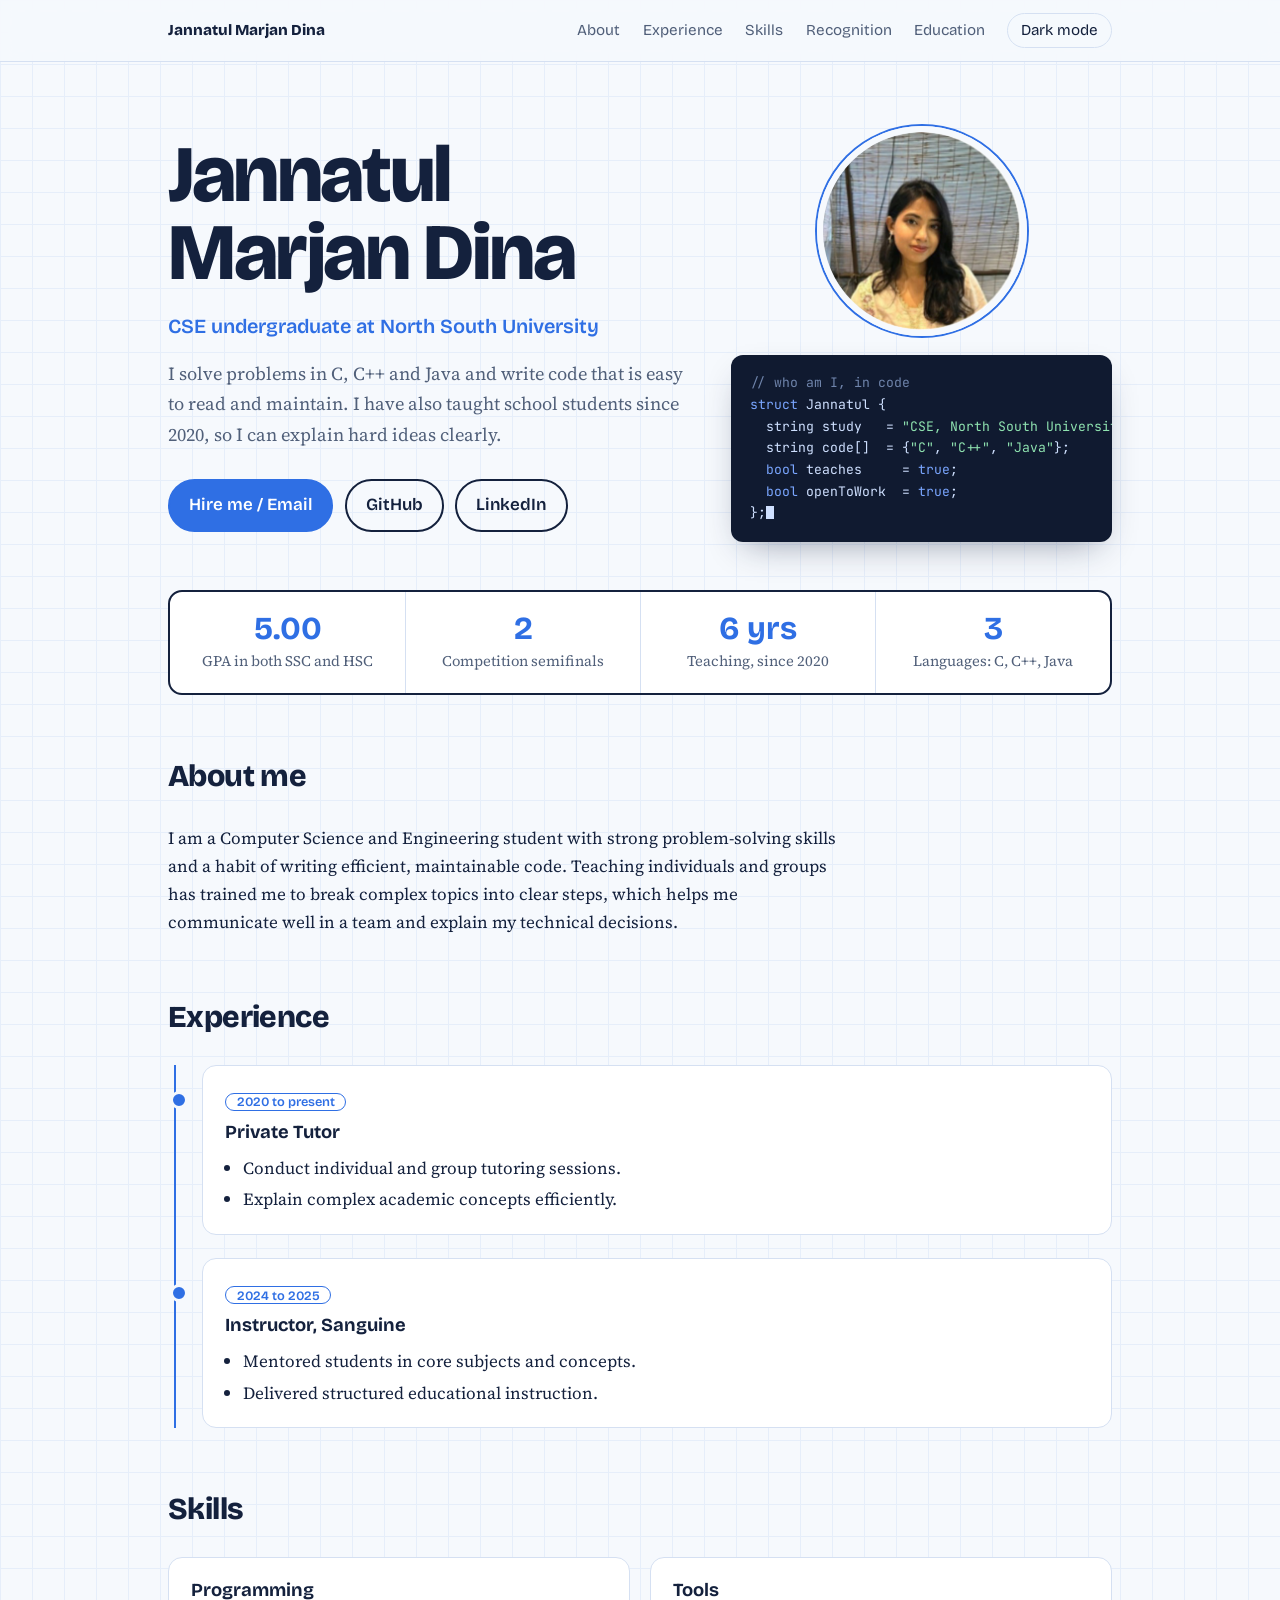
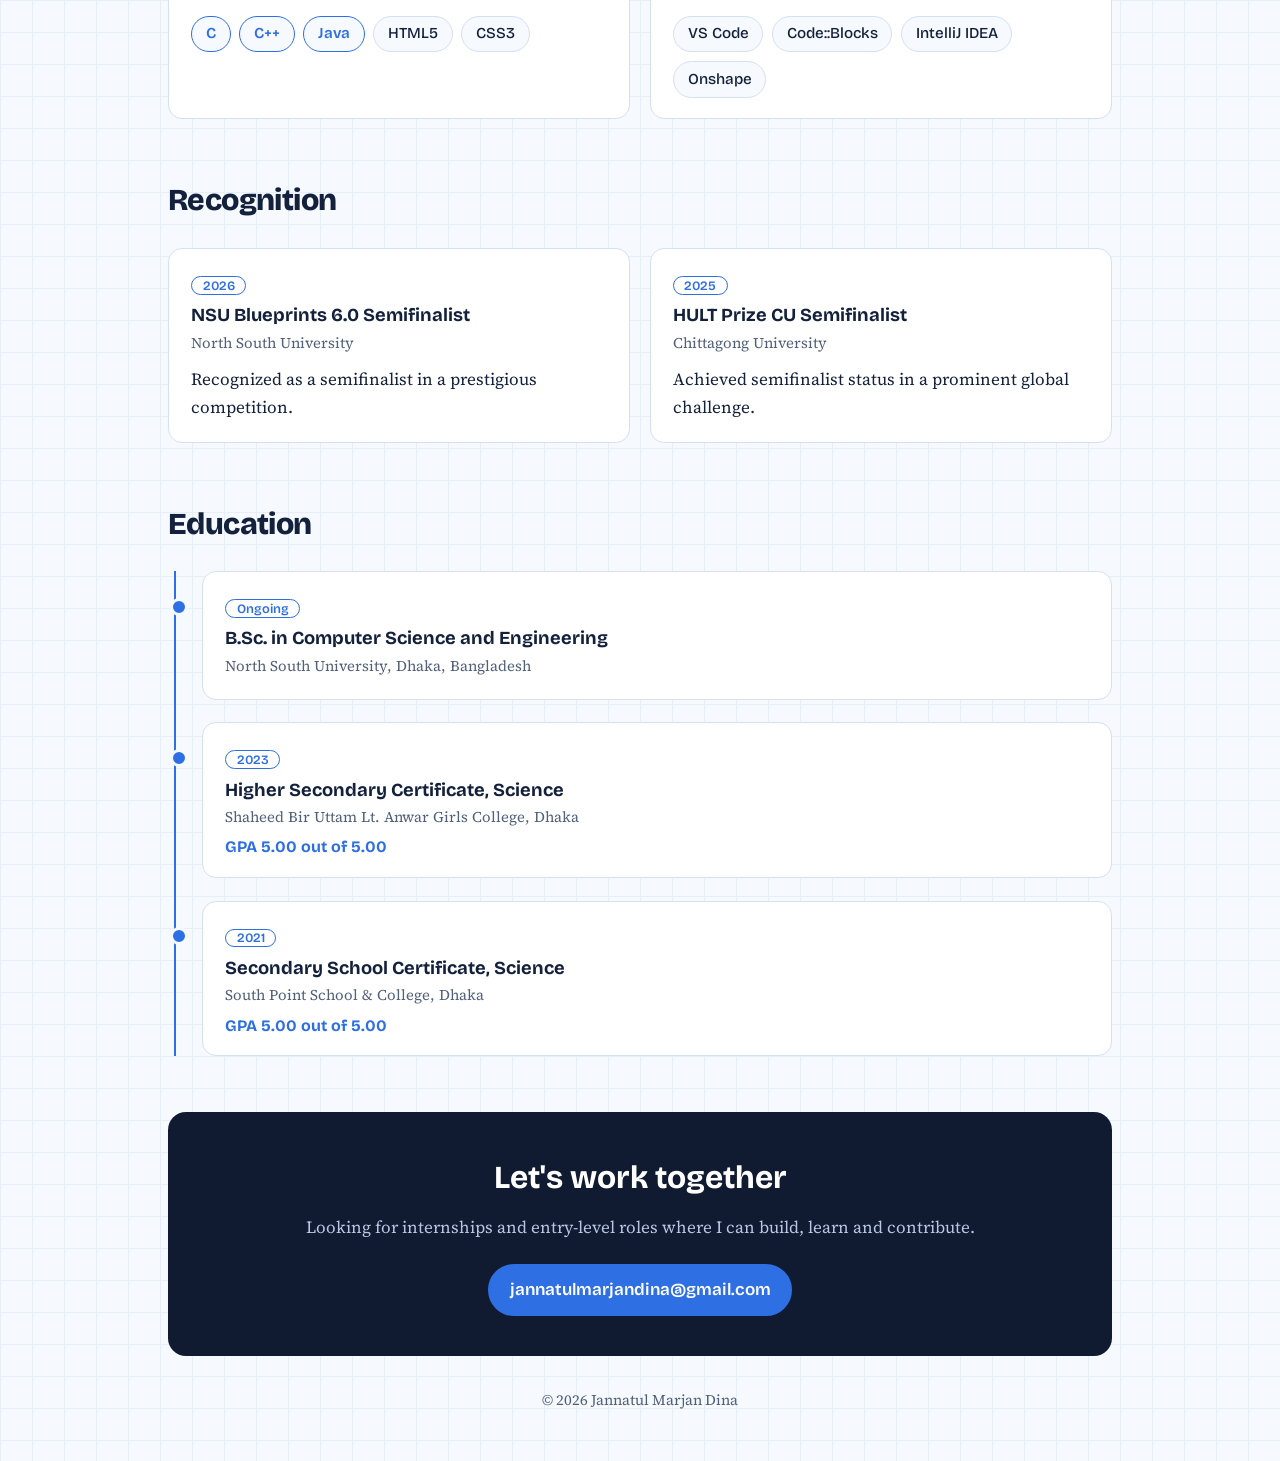
<file: index.html>
<!DOCTYPE html>
<html lang="en" data-theme="light">
<head>
<meta charset="UTF-8">
<meta name="viewport" content="width=device-width, initial-scale=1">
<title>Jannatul Marjan Dina | CSE Student, Tutor &amp; Problem Solver</title>
<meta name="description" content="Portfolio of Jannatul Marjan Dina: CSE undergraduate at North South University with C, C++ and Java skills, NSU Blueprints 6.0 and HULT Prize semifinalist, and 5+ years of teaching experience.">
<link rel="preconnect" href="https://fonts.googleapis.com">
<link rel="preconnect" href="https://fonts.gstatic.com" crossorigin>
<link href="https://fonts.googleapis.com/css2?family=Bricolage+Grotesque:wght@500;600;700;800&family=Source+Serif+4:wght@400;600&family=JetBrains+Mono:wght@400;500&display=swap" rel="stylesheet">
<link rel="stylesheet" href="style.css">
</head>
<body>
<div class="top"><div class="wrap"><nav class="nav" aria-label="Main">
<a class="logo" href="#top">Jannatul Marjan Dina</a>
<a href="#about">About</a><a href="#experience">Experience</a><a href="#skills">Skills</a><a href="#recognition">Recognition</a><a href="#education">Education</a>
<button id="theme" type="button" aria-label="Switch colour theme">Dark mode</button>
</nav></div></div>

<main class="wrap" id="top">
<header class="hero">
<div>
<h1>Jannatul Marjan Dina</h1>
<p class="role">CSE undergraduate at North South University</p>
<p class="lead">I solve problems in C, C++ and Java and write code that is easy to read and maintain. I have also taught school students since 2020, so I can explain hard ideas clearly.</p>
<div class="cta">
<a class="btn primary" href="mailto:jannatulmarjandina@gmail.com">Hire me / Email</a>
<a class="btn" href="https://github.com/marjanify35">GitHub</a>
<a class="btn" href="https://www.linkedin.com/in/jannatul-marjan-3747ba211
">LinkedIn</a>
</div>
</div>
<div class="side">
<img class="photo" src="profile.jpg" alt="Portrait of Jannatul Marjan Dina" width="210" height="210">
<pre class="code" aria-label="A short C++ snippet describing Jannatul"><span class="c">// who am I, in code</span>
<span class="k">struct</span> Jannatul {
  string study   = <span class="s">"CSE, North South University"</span>;
  string code[]  = {<span class="s">"C"</span>, <span class="s">"C++"</span>, <span class="s">"Java"</span>};
  <span class="k">bool</span> teaches     = <span class="k">true</span>;
  <span class="k">bool</span> openToWork  = <span class="k">true</span>;
};<span class="caret"></span></pre>
</div>
</header>

<div class="stats" role="list">
<div class="stat" role="listitem"><b>5.00</b><span>GPA in both SSC and HSC</span></div>
<div class="stat" role="listitem"><b>2</b><span>Competition semifinals</span></div>
<div class="stat" role="listitem"><b>6 yrs</b><span>Teaching, since 2020</span></div>
<div class="stat" role="listitem"><b>3</b><span>Languages: C, C++, Java</span></div>
</div>

<section id="about">
<h2>About me</h2>
<p class="about">I am a Computer Science and Engineering student with strong problem-solving skills and a habit of writing efficient, maintainable code. Teaching individuals and groups has trained me to break complex topics into clear steps, which helps me communicate well in a team and explain my technical decisions.</p>
</section>

<section id="experience">
<h2>Experience</h2>
<div class="tl">
<article class="card">
<span class="tag">2020 to present</span>
<h3>Private Tutor</h3>
<ul class="ul"><li>Conduct individual and group tutoring sessions.</li><li>Explain complex academic concepts efficiently.</li></ul>
</article>
<article class="card">
<span class="tag">2024 to 2025</span>
<h3>Instructor, Sanguine</h3>
<ul class="ul"><li>Mentored students in core subjects and concepts.</li><li>Delivered structured educational instruction.</li></ul>
</article>
</div>
</section>

<section id="skills">
<h2>Skills</h2>
<div class="skills">
<div class="card"><h3>Programming</h3>
<ul class="chips"><li class="chip core">C</li><li class="chip core">C++</li><li class="chip core">Java</li><li class="chip">HTML5</li><li class="chip">CSS3</li></ul></div>
<div class="card"><h3>Tools</h3>
<ul class="chips"><li class="chip">VS Code</li><li class="chip">Code::Blocks</li><li class="chip">IntelliJ IDEA</li><li class="chip">Onshape</li></ul></div>
</div>
</section>

<section id="recognition">
<h2>Recognition</h2>
<div class="grid2">
<article class="card"><span class="tag">2026</span><h3>NSU Blueprints 6.0 Semifinalist</h3><p class="meta">North South University</p><p class="d">Recognized as a semifinalist in a prestigious competition.</p></article>
<article class="card"><span class="tag">2025</span><h3>HULT Prize CU Semifinalist</h3><p class="meta">Chittagong University</p><p class="d">Achieved semifinalist status in a prominent global challenge.</p></article>
</div>
</section>

<section id="education">
<h2>Education</h2>
<div class="tl">
<article class="card"><span class="tag">Ongoing</span><h3>B.Sc. in Computer Science and Engineering</h3><p class="meta">North South University, Dhaka, Bangladesh</p></article>
<article class="card"><span class="tag">2023</span><h3>Higher Secondary Certificate, Science</h3><p class="meta">Shaheed Bir Uttam Lt. Anwar Girls College, Dhaka</p><p class="gpa">GPA 5.00 out of 5.00</p></article>
<article class="card"><span class="tag">2021</span><h3>Secondary School Certificate, Science</h3><p class="meta">South Point School &amp; College, Dhaka</p><p class="gpa">GPA 5.00 out of 5.00</p></article>
</div>
</section>

<div class="contact" id="contact">
<h2>Let's work together</h2>
<p>Looking for internships and entry-level roles where I can build, learn and contribute.</p>
<a class="btn primary" href="mailto:jannatulmarjandina@gmail.com">jannatulmarjandina@gmail.com</a>
</div>
</main>

<footer>&copy; <span id="yr">2026</span> Jannatul Marjan Dina</footer>

<script>
(function(){
var root=document.documentElement,btn=document.getElementById('theme');
function set(t){root.setAttribute('data-theme',t);btn.textContent=t==='dark'?'Light mode':'Dark mode'}
var saved=null;try{saved=localStorage.getItem('theme')}catch(e){}
set(saved||(window.matchMedia&&matchMedia('(prefers-color-scheme: dark)').matches?'dark':'light'));
btn.addEventListener('click',function(){var n=root.getAttribute('data-theme')==='dark'?'light':'dark';set(n);try{localStorage.setItem('theme',n)}catch(e){}});
document.getElementById('yr').textContent=new Date().getFullYear();
})();
</script>
</body>
</html>
</file>
<file: style.css>
:root{--paper:#f6f9fd;--card:#fff;--ink:#14213d;--muted:#51607a;--blue:#2f6fe4;--line:#d5e0f2;--grid:#e6eefa;--code:#101a30;--codeink:#cfe0ff;--kw:#7aa6ff;--str:#8fe3b0;
--display:"Bricolage Grotesque","Segoe UI",Arial,sans-serif;--body:"Source Serif 4",Georgia,serif;--mono:"JetBrains Mono",Consolas,monospace}
[data-theme="dark"]{--paper:#0c1322;--card:#131d33;--ink:#e8eefb;--muted:#9fb0cf;--blue:#7aa6ff;--line:#26324d;--grid:#141e35;--code:#070c17}
*{box-sizing:border-box;margin:0;padding:0}
html{scroll-behavior:smooth;scroll-padding-top:4.5rem}
body{font:1.0625rem/1.65 var(--body);color:var(--ink);background:var(--paper);
background-image:linear-gradient(var(--grid) 1px,transparent 1px),linear-gradient(90deg,var(--grid) 1px,transparent 1px);background-size:32px 32px}
a{color:var(--blue)}
:focus-visible{outline:3px solid var(--blue);outline-offset:3px;border-radius:3px}
.wrap{max-width:62rem;margin:0 auto;padding:0 1.5rem}
h1,h2,h3,.nav,.btn,.chip,.stat b{font-family:var(--display)}

/* nav */
.top{position:sticky;top:0;z-index:5;background:color-mix(in srgb,var(--paper) 90%,transparent);backdrop-filter:blur(8px);border-bottom:1px solid var(--line)}
.nav{display:flex;align-items:center;gap:1.4rem;padding:.8rem 0;font-size:.95rem}
.nav .logo{font-weight:800;color:var(--ink);text-decoration:none;margin-right:auto}
.nav a{color:var(--muted);text-decoration:none}.nav a:hover{color:var(--blue)}
#theme{font:inherit;cursor:pointer;background:none;border:1.5px solid var(--line);color:var(--ink);border-radius:999px;padding:.25rem .8rem}
#theme:hover{border-color:var(--blue)}

/* hero */
.hero{display:grid;grid-template-columns:1.15fr .85fr;gap:3rem;align-items:center;padding:4rem 0 3rem}
.hero h1{font-weight:800;font-size:clamp(2.7rem,7vw,5rem);line-height:.98;letter-spacing:-.03em}
.hero .role{font-family:var(--display);font-weight:600;font-size:1.25rem;color:var(--blue);margin-top:1.1rem}
.hero p.lead{margin-top:1rem;color:var(--muted);font-size:1.15rem;max-width:33rem}
.cta{display:flex;flex-wrap:wrap;gap:.7rem;margin-top:1.8rem}
.btn{display:inline-block;padding:.65rem 1.2rem;border:2px solid var(--ink);color:var(--ink);text-decoration:none;font-weight:600;border-radius:999px}
.btn:hover{background:var(--ink);color:var(--paper)}
.btn.primary{background:var(--blue);border-color:var(--blue);color:#fff}.btn.primary:hover{background:var(--ink);border-color:var(--ink)}
.side{display:grid;gap:1.2rem;justify-items:center}
.photo{width:clamp(150px,22vw,210px);aspect-ratio:1;border-radius:50%;object-fit:cover;border:6px solid var(--paper);box-shadow:0 0 0 2px var(--blue)}
pre.code{width:100%;background:var(--code);color:var(--codeink);border-radius:12px;padding:1.1rem 1.2rem;font:.82rem/1.65 var(--mono);overflow-x:auto;box-shadow:0 14px 34px -14px rgba(20,33,61,.45)}
pre.code .k{color:var(--kw)}pre.code .s{color:var(--str)}pre.code .c{color:#6f84ab}
pre.code .caret{display:inline-block;width:.55em;height:1em;background:var(--codeink);vertical-align:-.15em;animation:blink 1.1s steps(1) infinite}
@keyframes blink{50%{opacity:0}}
@media (prefers-reduced-motion:reduce){html{scroll-behavior:auto}pre.code .caret{animation:none}}

/* stats */
.stats{display:grid;grid-template-columns:repeat(4,1fr);border:2px solid var(--ink);border-radius:14px;background:var(--card);overflow:hidden}
.stat{padding:1.2rem 1rem;text-align:center;border-left:1px solid var(--line)}.stat:first-child{border-left:0}
.stat b{display:block;font-size:2rem;line-height:1.1;color:var(--blue)}
.stat span{font-size:.92rem;color:var(--muted)}

/* sections */
section{padding:3.5rem 0 0}
section>h2{font-size:1.9rem;font-weight:800;letter-spacing:-.02em;margin-bottom:1.4rem}
.about{max-width:42rem}
.grid2{display:grid;grid-template-columns:1fr 1fr;gap:1.2rem}
.card{background:var(--card);border:1.5px solid var(--line);border-radius:14px;padding:1.3rem 1.4rem}
.card h3{font-size:1.15rem;line-height:1.3}.card .meta{color:var(--muted);font-size:.93rem;margin-top:.15rem}.card p.d{margin-top:.6rem}
.tag{display:inline-block;font:600 .8rem var(--display);color:var(--blue);border:1.5px solid var(--blue);border-radius:999px;padding:.05rem .65rem;margin-bottom:.6rem}

/* timeline */
.tl{border-left:2px solid var(--blue);margin-left:.4rem;padding-left:1.6rem;display:grid;gap:1.4rem}
.tl .card{position:relative}
.tl .card::before{content:"";position:absolute;left:calc(-1.6rem - 7px);top:1.6rem;width:12px;height:12px;border-radius:50%;background:var(--blue);border:3px solid var(--paper)}
.ul{margin-top:.6rem;padding-left:1.1rem}.ul li+li{margin-top:.2rem}

/* skills */
.skills{display:grid;grid-template-columns:1fr 1fr;gap:1.2rem}
.chips{display:flex;flex-wrap:wrap;gap:.55rem;list-style:none;margin-top:.8rem}
.chip{font-weight:500;padding:.3rem .85rem;border:1.5px solid var(--line);border-radius:999px;background:var(--paper);font-size:.95rem}
.chip.core{border-color:var(--blue);color:var(--blue);font-weight:600}
.gpa{font:700 1rem var(--display);color:var(--blue);margin-top:.5rem}

/* contact */
.contact{margin-top:3.5rem;background:var(--code);color:#e8eefb;border-radius:18px;padding:2.5rem;text-align:center}
.contact h2{font-size:2rem;margin-bottom:.5rem;color:#fff}.contact p{color:#b9c7e4;margin-bottom:1.4rem}
.contact .btn{border-color:#fff;color:#fff}.contact .btn:hover{background:#fff;color:var(--code)}
.contact .btn.primary{background:var(--blue);border-color:var(--blue)}
footer{padding:2rem 0 3rem;text-align:center;color:var(--muted);font-size:.92rem}

@media (max-width:760px){
.hero,.grid2,.skills{grid-template-columns:1fr}.hero{padding-top:2rem}
.stats{grid-template-columns:1fr 1fr}.stat:nth-child(3){border-left:0}.stat:nth-child(n+3){border-top:1px solid var(--line)}
.nav a:not(.logo){display:none}.contact{padding:1.8rem 1.2rem}
}
</file>
